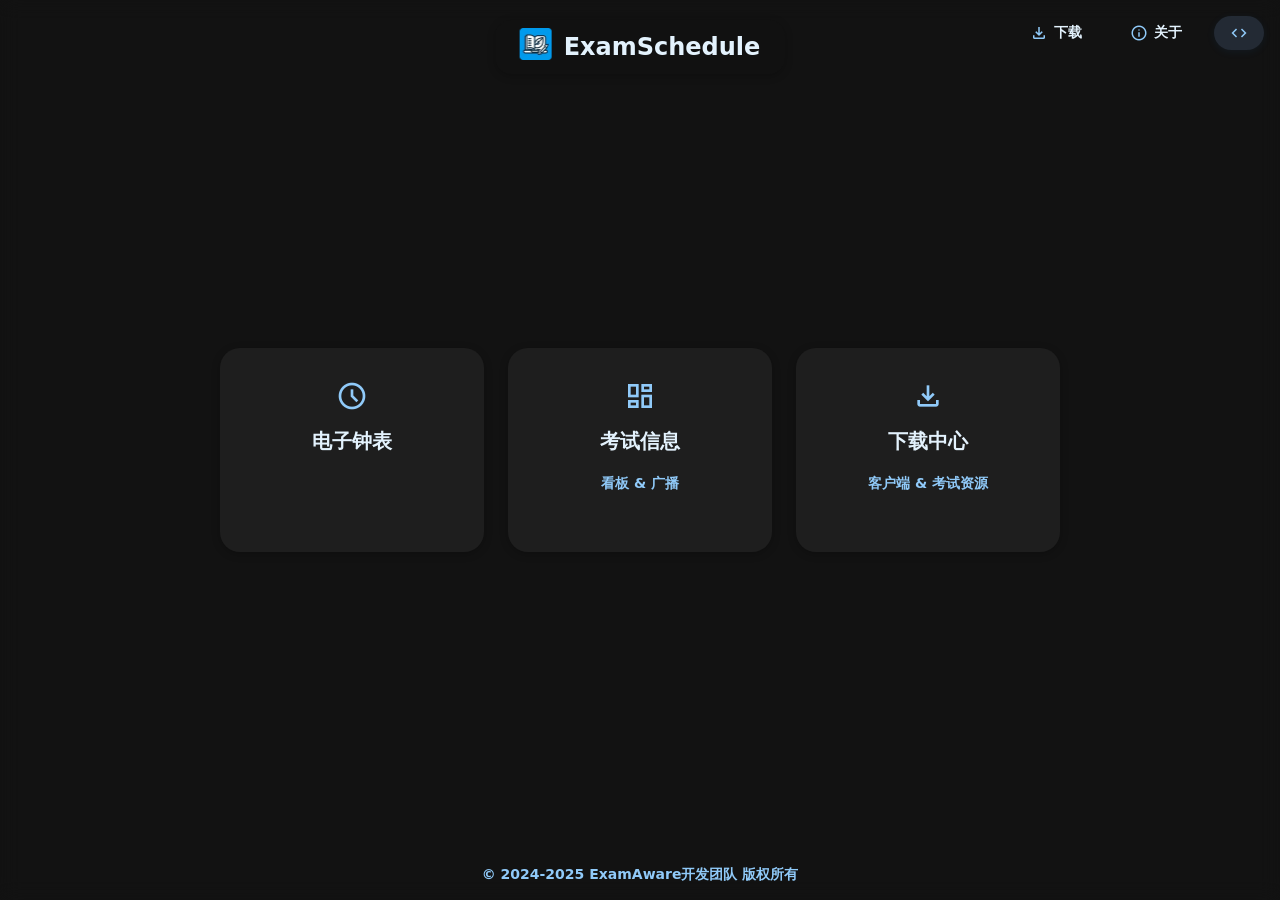
<file: index.html>
<!DOCTYPE html>
<html lang="zh-CN">

<head>
    <link rel="shortcut icon" href="./favicon.ico">
    <meta charset="UTF-8">
    <meta name="viewport" content="width=device-width, initial-scale=1.0">
    <title>选择页面 - ExamSchedule</title>
        <!-- 字体：MiSans（小米官方 CDN，按 unicode-range 切片按需下载） -->
    <link rel="preconnect" href="https://font.sec.miui.com" crossorigin>
    <link rel="preconnect" href="https://cdn-file.hyperos.mi.com" crossorigin>
    <link rel="stylesheet" href="./assets/misans.css">
    <link rel="stylesheet" href="./assets/fonts.css">
    <style>
        body {
            background: #121212;
            display: flex;
            justify-content: center;
            align-items: center;
            height: 100vh;
            margin: 0;
            font-family: var(--es-font);
            color: #e3f2fd;
            backdrop-filter: blur(10px);
            font-weight: 700; /* 设置为超粗 */
        }

        /* 强制正文和所有子元素为超粗 */
        body * {
            font-weight: 700;
        }

        h1 {
            display: none;
        }

        ul {
            list-style: none;
            padding: 0;
            margin: 0;
            display: flex;
            justify-content: center;
            gap: 24px;
            animation: fadeInUp 1s ease-in-out;
            width: 100%;
            max-width: 800px;
        }

        ul a {
            color: #e3f2fd;
            text-decoration: none;
            font-size: 20px;
            font-weight: 700; /* 超粗 */
            padding: 32px;
            border-radius: 20px;
            background-color: #1e1e1e;
            transition: all 0.3s cubic-bezier(.4, 0, .2, 1);
            display: flex;
            flex-direction: column;
            align-items: center;
            gap: 16px;
            min-width: 200px;
            text-align: center;
            min-height: 140px;
            flex: 1;
            box-shadow: 0 2px 8px rgba(0, 0, 0, 0.24);
        }

        ul a:hover {
            background-color: #232a34;
            transform: translateY(-4px) scale(1.03);
            box-shadow: 0 8px 24px rgba(25, 118, 210, 0.18);
            color: #90caf9;
        }

        ul .material-icons,
        ul .material-symbols-outlined {
            font-size: 32px;
            color: #90caf9;
        }

        @keyframes fadeInUp {
            0% {
                opacity: 0;
                transform: translateY(20px);
            }

            100% {
                opacity: 1;
                transform: translateY(0);
            }
        }

        .copyright {
            position: absolute;
            bottom: 16px;
            width: 100%;
            text-align: center;
            font-size: 14px;
            color: #90caf9;
            animation: fadeInUp 1s ease-in-out;
        }

        .github-link {
            position: static;
            background-color: #232a34;
            padding: 8px 16px;
            border-radius: 100px;
            display: flex;
            align-items: center;
            gap: 6px;
            color: #e3f2fd;
            font-size: 14px;
            text-decoration: none;
            transition: background 0.2s, color 0.2s, box-shadow 0.2s;
            box-shadow: 0 2px 8px rgba(25, 118, 210, 0.08);
        }

        .github-link:hover {
            background-color: #1976d2;
            color: #fff;
            box-shadow: 0 4px 16px rgba(25, 118, 210, 0.18);
        }

        .github-link .material-symbols-outlined {
            font-size: 18px;
            color: #90caf9;
            transition: color 0.2s;
        }

        .github-link:hover .material-symbols-outlined {
            color: #fff;
        }

        .project-title {
            position: absolute;
            top: 20px;
            left: 50%;
            transform: translateX(-50%);
            font-size: 24px;
            font-weight: 700; /* 标题使用超粗 */
            color: #e3f2fd;
            animation: fadeInUp 1s ease-in-out;
            display: flex;
            align-items: center;
            gap: 12px;
            background: rgba(18, 18, 18, 0.85);
            border-radius: 16px;
            padding: 8px 24px;
            box-shadow: 0 2px 8px rgba(0, 0, 0, 0.24);
        }

        .project-logo {
            width: 32px;
            height: 32px;
            object-fit: contain;
        }

        .material-icons,
        .material-symbols-outlined {
            font-size: 20px;
        }

        .top-right-links {
            position: absolute;
            top: 16px;
            right: 16px;
            display: flex;
            gap: 16px;
            align-items: center;
        }

        .top-link {
            background-color: transparent;
            padding: 8px 16px;
            border-radius: 100px;
            font-size: 14px;
            text-decoration: none;
            color: #e3f2fd;
            display: flex;
            align-items: center;
            gap: 6px;
            transition: background 0.2s, color 0.2s;
        }

        .top-link:hover {
            background-color: #232a34;
            color: #90caf9;
        }

        .top-link .material-symbols-outlined {
            font-size: 18px;
            color: #90caf9;
        }

        .subtitle {
            font-size: 14px;
            color: #90caf9;
            margin-top: 4px;
            width: 100%;
            text-align: center;
        }
    </style>
    <link rel="stylesheet" href="https://fonts.googleapis.com/css2?family=Material+Symbols+Outlined" rel="stylesheet">
</head>

<body>
    <div class="project-title">
        <picture>
            <source srcset="./assets/icon-64.webp 1x, ./assets/icon-128.webp 2x" type="image/webp">
            <img src="./assets/icon-64.png" srcset="./assets/icon-64.png 1x, ./assets/icon-128.png 2x" alt="ExamSchedule Logo" class="project-logo">
        </picture>
        ExamSchedule
    </div>
    <ul>
        <li><a href="./time/"><span class="material-symbols-outlined">schedule</span>电子钟表</a></li>
        <li><a href="./exam/"><span class="material-symbols-outlined">dashboard</span>考试信息
                <div class="subtitle">看板 & 广播</div>
            </a></li>
            <li><a href="./download/"><span class="material-symbols-outlined">download</span>下载中心<div class="subtitle">客户端 &amp; 考试资源</div></a></li>
    </ul>

    <div class="top-right-links">
        <a href="./download/" class="top-link"><span class="material-symbols-outlined">download</span>
            下载
        </a>
        <a href="./about/" class="top-link">
            <span class="material-symbols-outlined">info</span>
            关于
        </a>
        <a href="https://github.com/Baimacao/ExamSchedule" target="_blank" class="github-link">
            <span class="material-symbols-outlined" title="在GitHub上查看源代码">code</span>
        </a>
    </div>

    <div class="copyright">&copy; 2024-2025 ExamAware开发团队 版权所有</div>

    <script>
        function checkAprilFools() {
            const today = new Date();
            if (today.getMonth() === 3 && today.getDate() === 1) {
                if (Math.random() <= 0.75) {
                    window.location.href = 'https://www.bilibili.com/video/BV1GJ411x7h7/';
                }
            }
        }
        window.onload = checkAprilFools;
    </script>
</body>

</html>
</file>
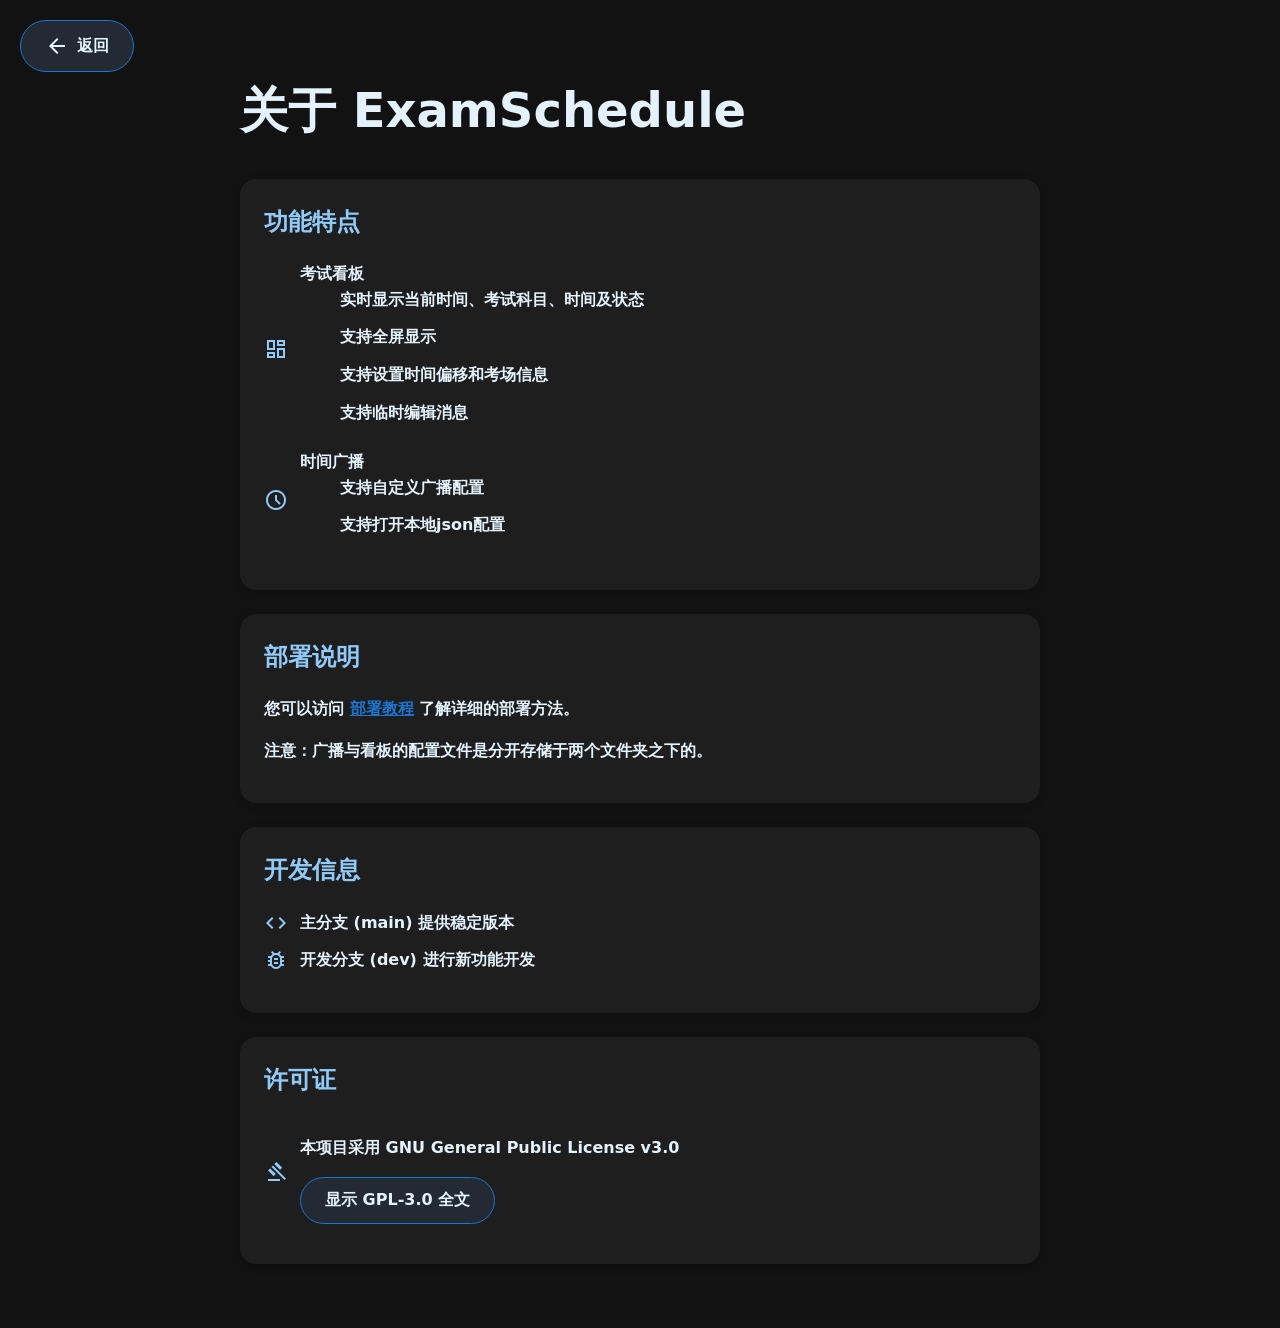
<file: about/index.html>
<!DOCTYPE html>
<html lang="zh-CN">
<head>
    <meta charset="UTF-8">
    <meta name="viewport" content="width=device-width, initial-scale=1.0">
    <title>关于 ExamSchedule</title>
        <!-- 字体：MiSans（小米官方 CDN，按 unicode-range 切片按需下载） -->
    <link rel="preconnect" href="https://font.sec.miui.com" crossorigin>
    <link rel="preconnect" href="https://cdn-file.hyperos.mi.com" crossorigin>
    <link rel="stylesheet" href="../assets/misans.css">
    <link rel="stylesheet" href="../assets/fonts.css">
    <style>
        body {
            background: #121212;
            margin: 0;
            font-family: var(--es-font);
            color: #e3f2fd;
            padding: 40px;
            line-height: 1.6;
            font-weight: 700; /* 超粗 */
        }

        .container {
            max-width: 800px;
            margin: 0 auto;
            animation: fadeInUp 1s ease-in-out;
        }

        h1 {
            color: #e3f2fd;
            font-size: 48px;
            margin-bottom: 30px;
            font-weight: 700; /* 超粗 */
        }

        .section {
            background: #1e1e1e;
            padding: 24px;
            border-radius: 16px;
            margin-bottom: 24px;
            box-shadow: 0 2px 8px rgba(0,0,0,0.24);
        }

        h2 {
            color: #90caf9;
            font-size: 24px;
            margin-top: 0;
        }

        .feature-list {
            list-style: none;
            padding: 0;
        }

        .feature-list li {
            margin-bottom: 12px;
            display: flex;
            align-items: center;
        }

        .feature-list .material-icons,
        .feature-list .material-symbols-outlined {
            margin-right: 12px;
            color: #90caf9;
            flex-shrink: 0;
            align-self: center;
        }

        .back-btn {
            position: fixed;
            top: 20px;
            left: 20px;
            color: #e3f2fd;
            text-decoration: none;
            font-size: 16px;
            font-weight: 700; /* 超粗 */
            padding: 12px 24px;
            border-radius: 100px;
            background-color: #232a34;
            transition: all 0.3s cubic-bezier(.4,0,.2,1);
            display: flex;
            align-items: center;
            gap: 8px;
            border: 1px solid #1976d2;
        }

        .back-btn:hover {
            background-color: #1976d2;
            color: #fff;
            transform: translateY(-2px) scale(1.03);
        }

        @keyframes fadeInUp {
            0% {
                opacity: 0;
                transform: translateY(20px);
            }
            100% {
                opacity: 1;
                transform: translateY(0);
            }
        }

        #license-content {
            font-size: 0.9em;
            color: #90caf9;
            white-space: pre-wrap;
            max-height: 400px;
            overflow-y: auto;
            padding: 16px;
            background: #181c1f;
            border-radius: 8px;
            scrollbar-width: thin;
            scrollbar-color: #1976d2 #181c1f;
        }

        #license-content::-webkit-scrollbar {
            width: 8px;
        }

        #license-content::-webkit-scrollbar-track {
            background: #181c1f;
            border-radius: 8px;
        }

        #license-content::-webkit-scrollbar-thumb {
            background-color: #1976d2;
            border-radius: 8px;
            border: 2px solid #181c1f;
        }

        #license-content::-webkit-scrollbar-thumb:hover {
            background-color: #1565c0;
        }
    </style>
    <link rel="stylesheet" href="https://fonts.googleapis.com/css2?family=Material+Symbols+Outlined" rel="stylesheet">
</head>
<body>
    <a href="../" class="back-btn">
        <span class="material-symbols-outlined">arrow_back</span>
        返回
    </a>
    
    <div class="container">
        <h1>关于 ExamSchedule</h1>
        
        <div class="section">
            <h2>功能特点</h2>
            <ul class="feature-list">
                <li>
                    <span class="material-symbols-outlined">dashboard</span>
                    <div>
                        <strong>考试看板</strong>
                        <ul>
                            <li>实时显示当前时间、考试科目、时间及状态</li>
                            <li>支持全屏显示</li>
                            <li>支持设置时间偏移和考场信息</li>
                            <li>支持临时编辑消息</li>
                        </ul>
                    </div>
                </li>
                <li>
                    <span class="material-symbols-outlined">schedule</span>
                    <div>
                        <strong>时间广播</strong>
                        <ul>
                            <li>支持自定义广播配置</li>
                            <li>支持打开本地json配置</li>
                        </ul>
                    </div>
                </li>
            </ul>
        </div>

        <div class="section">
            <h2>部署说明</h2>
            <p>您可以访问 <a href="https://docs.examaware.tech/app/web/web-deploy.html" style="color: #1976d2;">部署教程</a> 了解详细的部署方法。</p>
            <p>注意：广播与看板的配置文件是分开存储于两个文件夹之下的。</p>
        </div>

        <div class="section">
            <h2>开发信息</h2>
            <ul class="feature-list">
                <li>
                    <span class="material-symbols-outlined">code</span>
                    <div>主分支 (main) 提供稳定版本</div>
                </li>
                <li>
                    <span class="material-symbols-outlined">bug_report</span>
                    <div>开发分支 (dev) 进行新功能开发</div>
                </li>
            </ul>
        </div>

        <div class="section">
            <h2>许可证</h2>
            <ul class="feature-list">
                <li>
                    <span class="material-symbols-outlined" style="font-size:24px;">gavel</span>
                    <div>
                        <p>本项目采用 GNU General Public License v3.0</p>
                        <button id="load-license-btn" class="back-btn" style="position: static; display: inline-flex;"
                            type="button">显示 GPL-3.0 全文</button>
                        <pre id="license-content" hidden></pre>
                    </div>
                </li>
            </ul>
        </div>
    </div>

    <script>
        // LICENSE 全文按需加载：约 35KB，不必占用首屏带宽
        document.getElementById('load-license-btn').addEventListener('click', function () {
            var btn = this;
            var pre = document.getElementById('license-content');
            btn.disabled = true;
            btn.textContent = '加载中…';
            fetch('../LICENSE')
                .then(function (response) {
                    if (!response.ok) throw new Error('HTTP ' + response.status);
                    return response.text();
                })
                .then(function (content) {
                    pre.textContent = content;
                    pre.hidden = false;
                    btn.remove();
                })
                .catch(function (error) {
                    btn.disabled = false;
                    btn.textContent = '重新加载 GPL-3.0 全文';
                    pre.textContent = '加载许可证内容失败：' + error;
                    pre.hidden = false;
                });
        });
    </script>
</body>
</html>
</file>
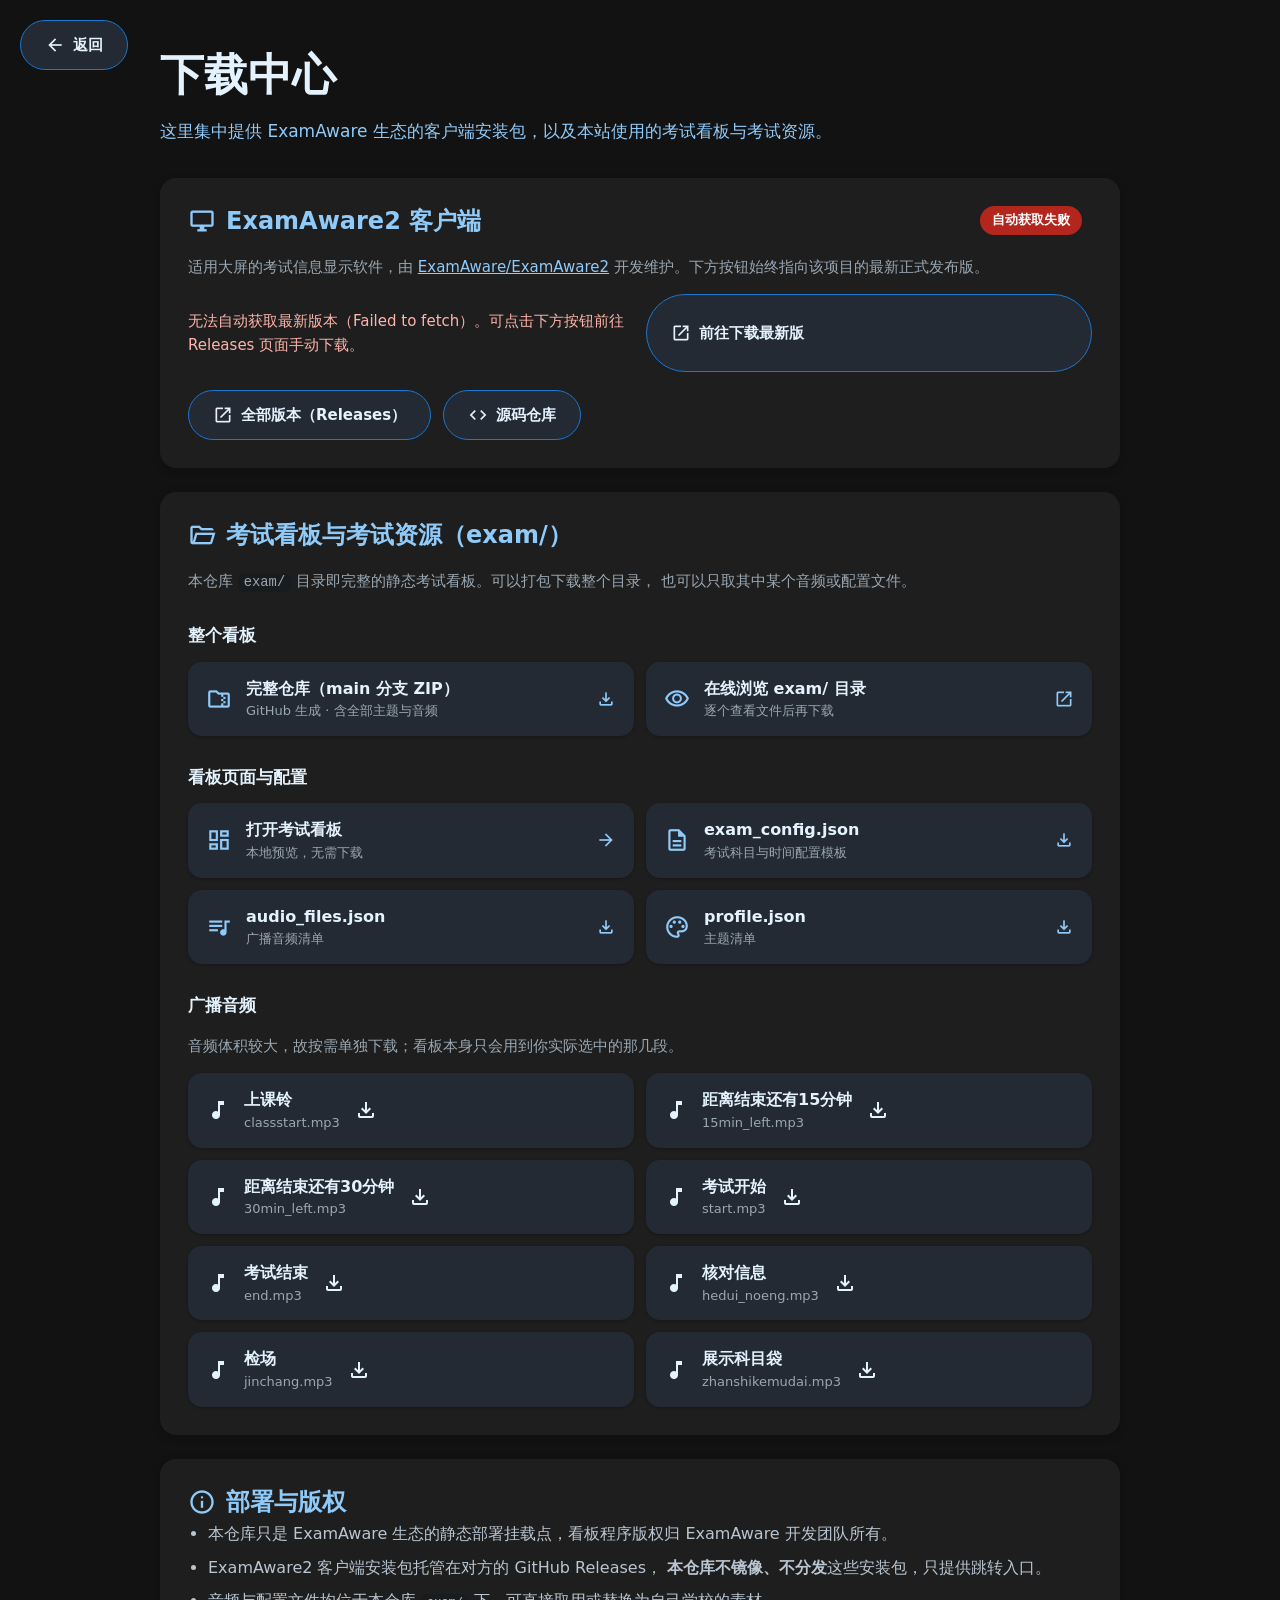
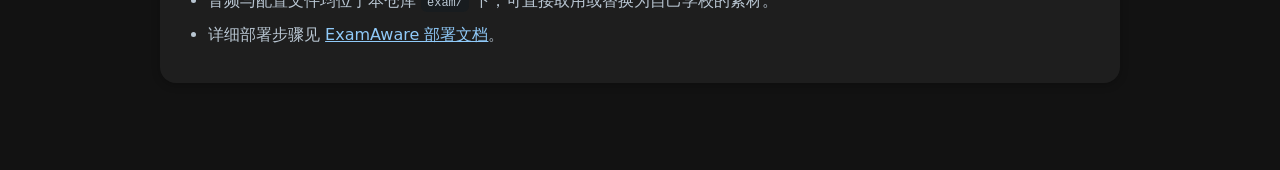
<file: download/index.html>
<!DOCTYPE html>
<html lang="zh-CN">

<head>
    <meta charset="UTF-8">
    <meta name="viewport" content="width=device-width, initial-scale=1.0">
    <title>下载中心 - ExamSchedule</title>
    <meta name="description" content="下载 ExamAware2 客户端各平台安装包，以及本仓库的考试看板、广播音频与配置模板。">

    <link rel="preconnect" href="https://font.sec.miui.com" crossorigin>
    <link rel="preconnect" href="https://cdn-file.hyperos.mi.com" crossorigin>
    <link rel="stylesheet" href="../assets/misans.css">
    <link rel="stylesheet" href="../assets/fonts.css">
    <link rel="stylesheet" href="styles.css">
    <link rel="stylesheet" href="https://fonts.googleapis.com/css2?family=Material+Symbols+Outlined" rel="stylesheet">
</head>

<body>
    <a href="../" class="back-btn">
        <span class="material-symbols-outlined">arrow_back</span>
        返回
    </a>

    <div class="container">
        <header class="page-head">
            <h1>下载中心</h1>
            <p class="lead">这里集中提供 ExamAware 生态的客户端安装包，以及本站使用的考试看板与考试资源。</p>
        </header>

        <!-- ============ 一、ExamAware2 客户端 ============ -->
        <section class="section" id="client">
            <div class="section-head">
                <h2>
                    <span class="material-symbols-outlined">desktop_windows</span>
                    ExamAware2 客户端
                </h2>
                <div class="release-meta">
                    <span id="release-version" class="badge">正在获取最新版本…</span>
                    <span id="release-date" class="muted"></span>
                </div>
            </div>

            <p class="muted">
                适用大屏的考试信息显示软件，由
                <a href="https://github.com/ExamAware/ExamAware2" target="_blank" rel="noopener">ExamAware/ExamAware2</a>
                开发维护。下方按钮始终指向该项目的最新正式发布版。
            </p>

            <div id="release-assets" class="asset-grid" aria-live="polite">
                <!-- 由 app.js 填充；失败时回退到下方静态链接 -->
            </div>

            <noscript>
                <p class="muted">当前浏览器禁用了 JavaScript，请直接前往
                    <a href="https://github.com/ExamAware/ExamAware2/releases" target="_blank" rel="noopener">
                        ExamAware2 Releases 页面</a> 下载。
                </p>
            </noscript>

            <div class="fallback-links">
                <a class="ghost-btn" href="https://github.com/ExamAware/ExamAware2/releases" target="_blank"
                    rel="noopener">
                    <span class="material-symbols-outlined">open_in_new</span>
                    全部版本（Releases）
                </a>
                <a class="ghost-btn" href="https://github.com/ExamAware/ExamAware2" target="_blank" rel="noopener">
                    <span class="material-symbols-outlined">code</span>
                    源码仓库
                </a>
            </div>
        </section>

        <!-- ============ 二、本仓库的考试内容（exam/） ============ -->
        <section class="section" id="exam">
            <div class="section-head">
                <h2>
                    <span class="material-symbols-outlined">folder_open</span>
                    考试看板与考试资源（exam/）
                </h2>
            </div>

            <p class="muted">
                本仓库 <code>exam/</code> 目录即完整的静态考试看板。可以打包下载整个目录，
                也可以只取其中某个音频或配置文件。
            </p>

            <h3>整个看板</h3>
            <div class="asset-grid">
                <a class="asset-card" href="https://github.com/Baimacao/ExamSchedule/archive/refs/heads/main.zip">
                    <span class="material-symbols-outlined icon">folder_zip</span>
                    <span class="asset-body">
                        <span class="asset-name">完整仓库（main 分支 ZIP）</span>
                        <span class="asset-hint">GitHub 生成 · 含全部主题与音频</span>
                    </span>
                    <span class="material-symbols-outlined go">download</span>
                </a>
                <a class="asset-card" href="https://github.com/Baimacao/ExamSchedule/tree/main/exam" target="_blank"
                    rel="noopener">
                    <span class="material-symbols-outlined icon">visibility</span>
                    <span class="asset-body">
                        <span class="asset-name">在线浏览 exam/ 目录</span>
                        <span class="asset-hint">逐个查看文件后再下载</span>
                    </span>
                    <span class="material-symbols-outlined go">open_in_new</span>
                </a>
            </div>

            <h3>看板页面与配置</h3>
            <div class="asset-grid">
                <a class="asset-card" href="../exam/">
                    <span class="material-symbols-outlined icon">dashboard</span>
                    <span class="asset-body">
                        <span class="asset-name">打开考试看板</span>
                        <span class="asset-hint">本地预览，无需下载</span>
                    </span>
                    <span class="material-symbols-outlined go">arrow_forward</span>
                </a>
                <a class="asset-card" href="https://github.com/Baimacao/ExamSchedule/raw/main/exam/exam_config.json"
                    download>
                    <span class="material-symbols-outlined icon">description</span>
                    <span class="asset-body">
                        <span class="asset-name">exam_config.json</span>
                        <span class="asset-hint">考试科目与时间配置模板</span>
                    </span>
                    <span class="material-symbols-outlined go">download</span>
                </a>
                <a class="asset-card" href="https://github.com/Baimacao/ExamSchedule/raw/main/exam/audio_files.json"
                    download>
                    <span class="material-symbols-outlined icon">queue_music</span>
                    <span class="asset-body">
                        <span class="asset-name">audio_files.json</span>
                        <span class="asset-hint">广播音频清单</span>
                    </span>
                    <span class="material-symbols-outlined go">download</span>
                </a>
                <a class="asset-card" href="https://github.com/Baimacao/ExamSchedule/raw/main/exam/Styles/profile.json"
                    download>
                    <span class="material-symbols-outlined icon">palette</span>
                    <span class="asset-body">
                        <span class="asset-name">profile.json</span>
                        <span class="asset-hint">主题清单</span>
                    </span>
                    <span class="material-symbols-outlined go">download</span>
                </a>
            </div>

            <h3>广播音频</h3>
            <p class="muted">
                音频体积较大，故按需单独下载；看板本身只会用到你实际选中的那几段。
            </p>
            <div class="asset-grid" id="audio-list">
                <!-- 由 app.js 依据 exam/audio_files.json 生成 -->
            </div>
        </section>

        <!-- ============ 三、说明 ============ -->
        <section class="section note">
            <h2>
                <span class="material-symbols-outlined">info</span>
                部署与版权
            </h2>
            <ul>
                <li>本仓库只是 ExamAware 生态的静态部署挂载点，看板程序版权归 ExamAware 开发团队所有。</li>
                <li>ExamAware2 客户端安装包托管在对方的 GitHub Releases，
                    <strong>本仓库不镜像、不分发</strong>这些安装包，只提供跳转入口。</li>
                <li>音频与配置文件均位于本仓库 <code>exam/</code> 下，可直接取用或替换为自己学校的素材。</li>
                <li>详细部署步骤见
                    <a href="https://docs.examaware.tech/app/web/web-deploy.html" target="_blank" rel="noopener">
                        ExamAware 部署文档</a>。
                </li>
            </ul>
        </section>
    </div>

    <script src="app.js"></script>
</body>

</html>
</file>
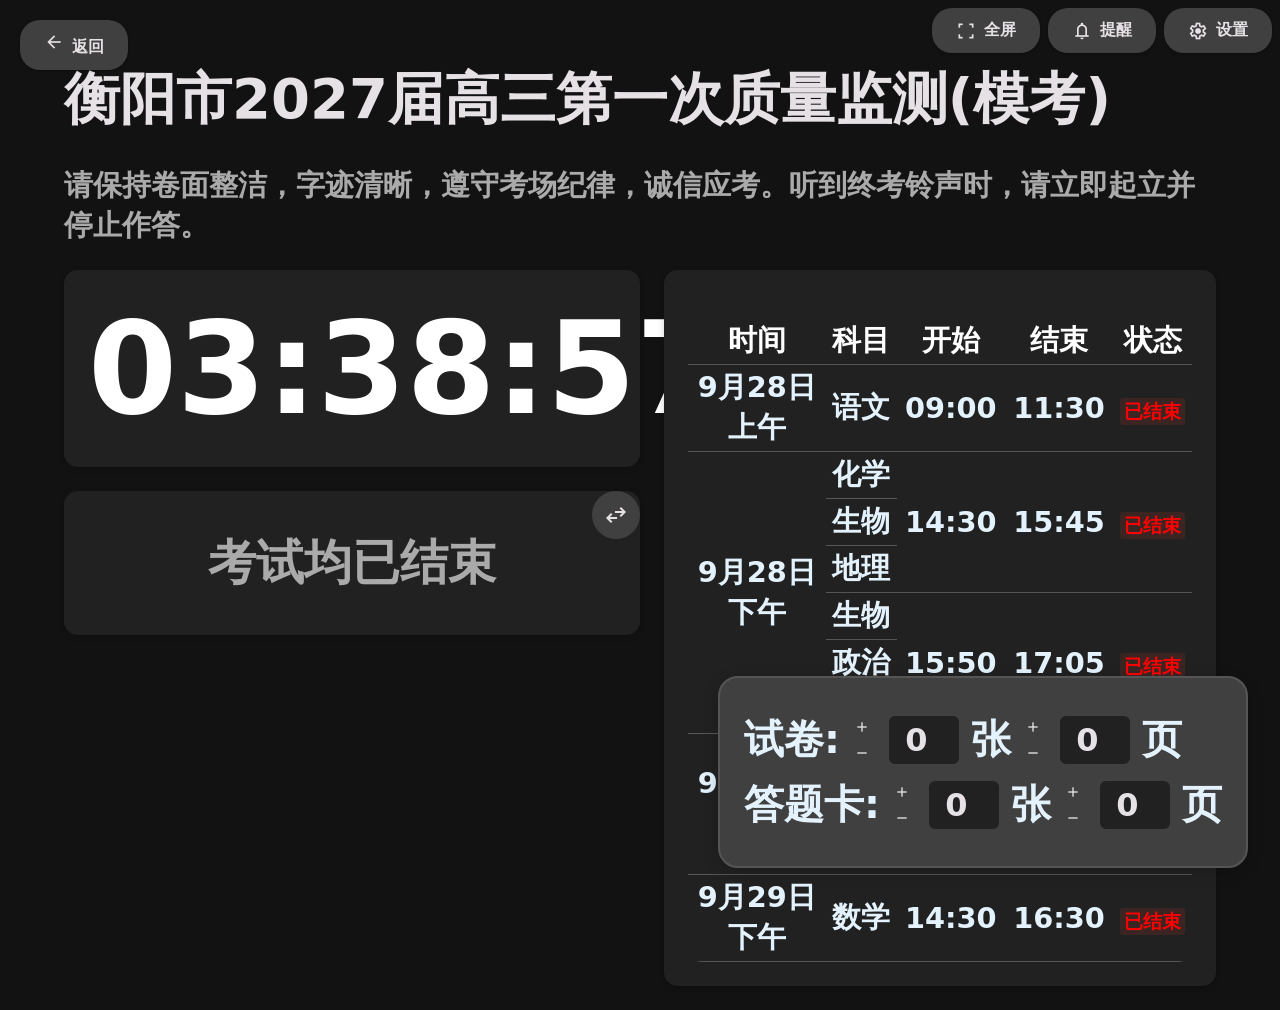
<file: exam/index.html>
<!DOCTYPE html>
<html lang="zh-CN">
<head>
    <meta charset="UTF-8">
    <meta name="viewport" content="width=device-width, initial-scale=1.0">
    <title>考试看板 - ExamSchedule</title>
        <!-- 字体：MiSans（小米官方 CDN，按 unicode-range 切片按需下载） -->
    <link rel="preconnect" href="https://font.sec.miui.com" crossorigin>
    <link rel="preconnect" href="https://cdn-file.hyperos.mi.com" crossorigin>
    <link rel="stylesheet" href="../assets/misans.css">
    <link rel="stylesheet" href="../assets/fonts.css">
    <link id="theme-link" rel="stylesheet" href="Styles/ealg/dark.css">
    <style>
        /* 全局超粗字体 */
        body {
            font-family: var(--es-font);
            font-weight: 700; /* 超粗 */
            background: #121212;
            color: #e3f2fd;
            margin: 0;
            -webkit-font-smoothing: antialiased;
            -moz-osx-font-smoothing: grayscale;
        }

        /* 确保页面主要组件（时钟、科目、计时、状态、表格文本、控制按钮等）均为超粗 */
        #current-time,
        #current-subject,
        #exam-timing,
        #remaining-time,
        #status,
        .clock-section,
        .info-section,
        .reminder-title,
        .reminder-subtitle,
        #exam-table-body,
        #exam-table-body td,
        #exam-table-body th,
        table th,
        table td,
        .paper-count-container,
        .paper-count-container label,
        .paper-count-container input,
        .paper-count-container .count-btn,
        .count-btn,
        .count-btn span,
        .action-btn,
        .control-btn,
        button,
        input,
        select,
        textarea {
            font-weight: 700;
        }

        /* 确保图标符号也显得更粗（部分图标字体使用较大尺寸） */
        .material-symbols-outlined,
        .material-icons {
            font-weight: 700; /* 尽量让符号字体表现为粗体（若可用） */
        }

        /* 对提醒覆盖层文本加大字号并加粗，提升可见性 */
        .reminder-title {
            font-size: 1.5rem;
            letter-spacing: 0.02em;
        }

        .reminder-subtitle {
            font-size: 1rem;
        }

        /* 顶部按钮组靠右上角；原本是 left: 8px，会与左上角的「返回」按钮重叠。 */
        .top-btn-group {
            display: flex;
            gap: 8px;
            position: absolute;
            top: 8px;
            left: auto;
            right: 8px;
        }

    </style>
    <link rel="stylesheet" href="https://fonts.googleapis.com/css2?family=Material+Symbols+Outlined" rel="stylesheet">
</head>
<body data-audio-base="">
    <div class="error-container">
        <div class="error-content" id="errorMessage"></div>
    </div>
    <!-- 顶部按钮组 -->
    <div class="top-btn-group">
        <button id="fullscreen-btn"><span class="material-symbols-outlined">fullscreen</span>全屏</button>
        <button id="reminder-settings-btn"><span class="material-symbols-outlined">notifications</span>提醒</button>
        <button id="settings-btn"><span class="material-symbols-outlined">settings</span>设置</button>
    </div>
    <button id="return-btn" onclick="window.location.href = '../'"><span class="material-symbols-outlined">arrow_back</span>返回</button>
    <div class="container">
        <h1 id="examName">
            考试安排
            <span id="room"></span>
        </h1>
        <p id="message"></p>
        <div class="content">
            <div class="left-column">
                <div class="clock-section">
                    <div id="current-time"></div>
                </div>
                <div class="info-section">
                    <button id="info-toggle-btn" class="info-toggle-btn" title="切换显示模式">
                        <span class="material-symbols-outlined">swap_horiz</span>
                    </button>
                    <div id="current-subject"></div>
                    <div id="exam-timing"></div>
                    <div id="paper-info" style="display: none;">
                        <!-- 数量控制区可选放这里 -->
                    </div>
                    <div id="remaining-time"></div>
                    <div id="status"></div>
                </div>
            </div>
            <div class="right-column">
                <table>
                    <thead>
                        <tr>
                            <th>时间</th>
                            <th>科目</th>
                            <th>开始</th>
                            <th>结束</th>
                            <th>状态</th>
                        </tr>
                    </thead>
                    <tbody id="exam-table-body">
                        <!-- Dynamically filled by JavaScript -->
                    </tbody>
                </table>
                <!-- 数量控制区加id，便于JS移动 -->
                <div class="paper-count-container" id="paper-count-panel" style="margin-top:32px;">
                    <div class="paper-input-group">
                        <label>试卷:</label>
                        <div class="count-control">
                            <div class="count-btn-group">
                                <!-- 先加后减 -->
                                <button class="count-btn" data-target="paper-count" data-action="increase">
                                    <span class="material-symbols-outlined">add</span>
                                </button>
                                <button class="count-btn" data-target="paper-count" data-action="decrease">
                                    <span class="material-symbols-outlined">remove</span>
                                </button>
                            </div>
                            <input type="number" id="paper-count" min="0" value="0">
                        </div>
                        <span>张</span>
                        <div class="count-control">
                            <div class="count-btn-group">
                                <button class="count-btn" data-target="paper-pages" data-action="increase">
                                    <span class="material-symbols-outlined">add</span>
                                </button>
                                <button class="count-btn" data-target="paper-pages" data-action="decrease">
                                    <span class="material-symbols-outlined">remove</span>
                                </button>
                            </div>
                            <input type="number" id="paper-pages" min="0" value="0">
                        </div>
                        <span>页</span>
                    </div>
                    <div class="paper-input-group">
                        <label>答题卡:</label>
                        <div class="count-control">
                            <div class="count-btn-group">
                                <button class="count-btn" data-target="sheet-count" data-action="increase">
                                    <span class="material-symbols-outlined">add</span>
                                </button>
                                <button class="count-btn" data-target="sheet-count" data-action="decrease">
                                    <span class="material-symbols-outlined">remove</span>
                                </button>
                            </div>
                            <input type="number" id="sheet-count" min="0" value="0">
                        </div>
                        <span>张</span>
                        <div class="count-control">
                            <div class="count-btn-group">
                                <button class="count-btn" data-target="sheet-pages" data-action="increase">
                                    <span class="material-symbols-outlined">add</span>
                                </button>
                                <button class="count-btn" data-target="sheet-pages" data-action="decrease">
                                    <span class="material-symbols-outlined">remove</span>
                                </button>
                            </div>
                            <input type="number" id="sheet-pages" min="0" value="0">
                        </div>
                        <span>页</span>
                    </div>
                </div>
            </div>
        </div>
    </div>
    <div id="reminder-overlay" class="reminder-overlay">
        <div class="reminder-content">
            <h1 class="reminder-title">距离考试结束还有 15 分钟</h1>
            <h2 class="reminder-subtitle">注意掌握时间</h2>
        </div>
    </div>
    <!-- Settings Modal -->
    <div id="settings-modal">
        <div id="settings-modal-content" class="settings-panel dark-theme">
            <h3>系统设置</h3>
            <label for="offset-time">偏移时间（秒）:</label>
            <input type="number" id="offset-time" name="offset-time" value="0">
            <label for="room-input">考场号:</label>
            <input type="text" id="room-input" name="room-input" value="">
            <label for="zoom-input">页面缩放倍数:</label>
            <input type="number" id="zoom-input" step="0.1" min="0.5" max="2">
            <div class="config-file-container">
                <label for="config-file">配置文件:</label>
                <input type="file" id="config-file" accept=".json">
                <div class="file-hint">支持.json格式文件</div>
                <button id="clear-config-btn" class="config-control-btn">清除本地配置</button>
            </div>
            <div class="theme-toggle-container">
                <label for="theme-select">主题:</label>
                <select id="theme-select">
                    <!-- 动态填充主题选项 -->
                </select>
                <label for="theme-toggle">亮/暗色模式:</label>
                <label class="switch">
                    <input type="checkbox" id="theme-toggle">
                    <span class="slider round"></span>
                </label>
                <label for="auto-toggle">自动切换显示:</label>
                <label class="switch">
                    <input type="checkbox" id="auto-toggle">
                    <span class="slider round"></span>
                </label>
                <!-- 新增数量控制区位置选择 -->
                <label for="paper-count-position">数量控制区位置:</label>
                <select id="paper-count-position">
                    <option value="right-bottom">右下角浮窗</option>
                    <option value="left-info">左侧信息区</option>
                </select>
            </div>
            <div class="button-group">
                <button id="save-settings-btn" class="control-btn">确定</button>
                <button id="close-settings-btn" class="control-btn">关闭</button>
            </div>
        </div>
    </div>
    <!-- 新增提醒设置弹窗 -->
    <div id="reminder-modal" class="settings-modal" style="display:none;">
        <div id="reminder-modal-content" class="settings-panel dark-theme">
            <h3>提醒设置</h3>
            <!-- 新增启用提醒总开关 -->
            <div style="margin-bottom: 16px; display: flex; align-items: center; gap: 12px;">
                <label for="reminder-enable-toggle" style="font-size: 16px; color: #e0e0e0;">启用提醒</label>
                <label class="switch">
                    <input type="checkbox" id="reminder-enable-toggle">
                    <span class="slider round"></span>
                </label>
            </div>
            <table class="reminder-table" id="reminderTable">
                <tr>
                    <th>提醒条件</th>
                    <th>时间（分钟）</th>
                    <th>音频选择</th>
                    <th>操作</th>
                </tr>
                <tr>
                    <td colspan="4"><button class="action-btn" onclick="addReminder()">添加提醒</button></td>
                </tr>
            </table>
            <button id="export-config-btn">导出配置</button>
            <div class="button-group">
                <button id="save-reminder-btn" class="control-btn">保存</button>
                <button id="close-reminder-btn" class="control-btn">关闭</button>
                <button id="stop-audio-btn" class="control-btn">停止音频</button>
            </div>
        </div>
    </div>
    <script src="Scripts/utils.js"></script>
    <script src="Scripts/audioController.js"></script>
    <script src="Scripts/reminderQueue.js"></script>
    <script src="Scripts/reminderSettings.js"></script>
    <script src="Scripts/settings.js"></script>
    <script src="Scripts/examInfo.js"></script>
    <script src="Scripts/main.js"></script>
    <script src="Scripts/reminderModal.js"></script>
</body>
</html>
</file>
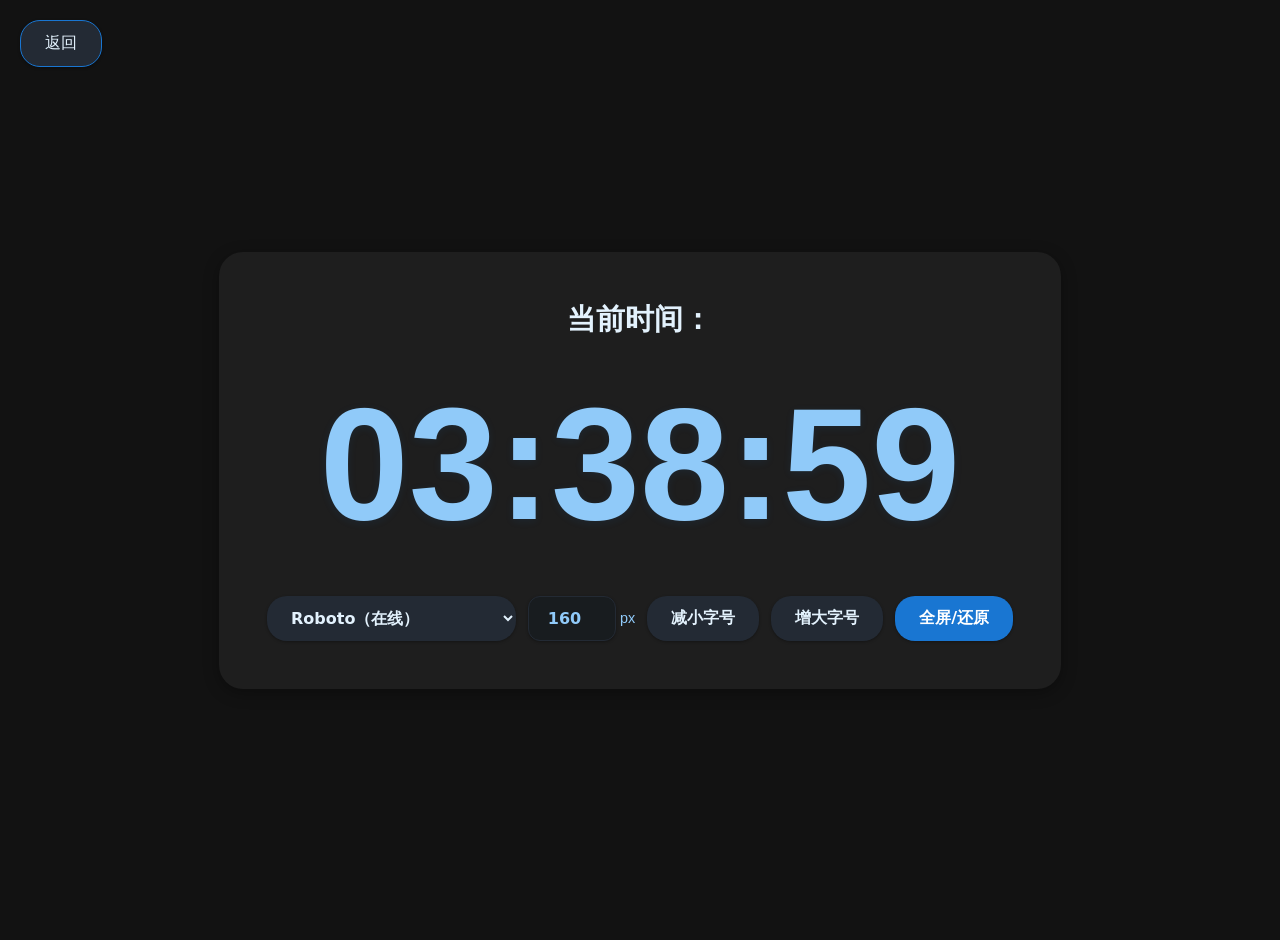
<file: time/index.html>
<!--
					   _ooOoo_
					  o8888888o
					  88" . "88
					  (| -_- |)
					  O\  =  /O
				   ____/---\____
				 .'  \\|     |//  '.
				/  \\|||  :  |||//  \
			   /  _||||| -:- |||||-  \
			   |   | \\\  -  /// |   |
			   | _|  ''---/''  |   |
			   \  .-\__  `-`  ___/-. /
			 ___`. .'  /--.--\  `. . __
		  ."" '<  `.___\_<|>_/___.'  >'"".
		 | | :  `- \.;`\ _ /';.\ - ` : | |
		 \  \ `-.   \_ __\ /__ _/   .-\ /  /
	======`-.____`-.___\_____/___.-`____.-'======
					   `=---='
	^^^^^^^^^^^^^^^^^^^^^^^^^^^^^^^^^^^^^^^^^^^^^
			 佛祖保佑       永无BUG
-->
<!DOCTYPE html>
<html lang="zh-CN">

<head>
	<meta charset="UTF-8">
	<meta name="viewport" content="width=device-width, initial-scale=1.0">
	<title>当前时间 - ExamSchedule</title>
	<link rel="shortcut icon" href="../favicon.ico">
	    <!-- 字体：MiSans（小米官方 CDN，按 unicode-range 切片按需下载） -->
    <link rel="preconnect" href="https://font.sec.miui.com" crossorigin>
    <link rel="preconnect" href="https://cdn-file.hyperos.mi.com" crossorigin>
    <link rel="stylesheet" href="../assets/misans.css">
    <link rel="stylesheet" href="../assets/fonts.css">
    <link rel="stylesheet" href="styles.css"> <!-- 引入单独的 CSS 文件 -->
    <link rel="stylesheet" href="https://fonts.googleapis.com/css2?family=Material+Symbols+Outlined" rel="stylesheet">
</head>

<body>
	<button id="return-btn" onclick="goBack()">返回</button> <!-- 新增返回按钮 -->
	<div class="container">
		<div class="text">当前时间：</div>
		<div class="time" id="time"></div>
		<div class="controls">
			<select id="fontSelector" class="btn" onchange="changeFontFamily()">
				<option value="Roboto">Roboto（在线）</option>
				<option value="DM Sans">DM Sans（在线）</option>
				<option value="Inter">Inter（在线）</option>
				<option value="Space Mono">Space Mono（在线）</option>
				<option value="Work Sans">Work Sans（在线）</option>
				<option value="Libre Franklin">Libre Franklin（在线）</option>
				<option value="微软雅黑">微软雅黑</option>
				<option value="黑体">黑体</option>
				<option value="宋体">宋体</option>
			</select>
			<div class="font-size-control">
				<input type="number" id="fontSizeInput" class="btn" value="160" min="10" max="500" step="5">
				<span class="unit">px</span>
			</div>
			<button class="btn" onclick="changeFontSize(-5)">减小字号</button>
			<button class="btn" onclick="changeFontSize(5)">增大字号</button>
			<button class="btn fullscreen" onclick="toggleFullScreen()">全屏/还原</button>
		</div>
	</div>

	<script>
		// 返回上级目录的函数
		function goBack() {
			window.history.back();
		}

		setInterval(() => {
			const date = new Date();
			const time = date.toLocaleTimeString('zh-CN', {
				hour12: false
			});
			document.getElementById('time').textContent = time;
		}, 1000);

		function changeFontSize(change) {
			const elements = document.querySelectorAll('.time');
			const input = document.getElementById('fontSizeInput');
			elements.forEach(element => {
				let newSize;
				if (typeof change === 'number') {
					const currentSize = parseFloat(window.getComputedStyle(element).fontSize);
					newSize = currentSize + change;
					input.value = newSize;
				} else {
					newSize = parseInt(input.value);
				}
				element.style.fontSize = `${newSize}px`;
			});
		}

		function changeFontFamily() {
			const selectedFont = document.getElementById('fontSelector').value;
			const elements = document.querySelectorAll('.time, .text');
			elements.forEach(element => {
				element.style.fontFamily = selectedFont;
			});
		}

		function toggleFullScreen() {
			if (!document.fullscreenElement) {
				document.documentElement.requestFullscreen();
			} else {
				if (document.exitFullscreen) {
					document.exitFullscreen();
				}
			}
		}

		// 监听字号输入框变化
		document.getElementById('fontSizeInput').addEventListener('input', () => changeFontSize());
		
		// 初始化默认字号
		window.addEventListener('load', () => changeFontSize());
	</script>
</body>

</html>
</file>
<file: assets/fonts.css>
/*!
 * fonts.css —— ExamSchedule 统一字体样式
 *
 * 两件事：
 *   1. 全站改用 MiSans（小米开源可商用字体）并整体加粗；
 *   2. 图标沿用项目原有的 Material Symbols Outlined 字体，但只加载一份
 *      —— 旧代码同时加载了 Material Icons 与 Material Symbols 两套图标字体，
 *      其中 Material Icons 没有任何地方在用。
 *
 * 字体来源：小米官方字体服务（font.sec.miui.com）。
 * 该服务按 unicode-range 切片下发，浏览器只会下载页面真正用到的字形分片，
 * 因此无需自建托管，也不会首屏拉取整套中文字库。
 *
 * MiSans 字体版权归小米科技有限责任公司所有，使用须遵守
 * 《MiSans 字体知识产权许可协议》：https://hyperos.mi.com/font/zh/
 */

/* ---------- 1. MiSans ---------- */

/*
 * 字体分片由 assets/misans.css 提供（由 _tools/build_font_subset.py 生成，
 * 按 unicode-range 裁剪到本站实际用得到的字形，字重 400 / 500 / 700）。
 *
 * 这里不再内联 @font-face：小米官方并未提供可直接引用的整包 woff2 地址，
 * 静态字重也仅到 700 (Heavy)，因此字重上限统一为 700。
 */

/* ---------- 2. 全局字体变量 ---------- */

:root {
    /* 拉丁字形优先 MiSans，中文回落到系统字体，避免方框 */
    --es-font-latin: 'MiSans', 'Google Sans', 'Roboto',
        system-ui, -apple-system, 'Segoe UI', Arial, sans-serif;
    --es-font-cjk: 'MiSans', 'HarmonyOS Sans SC', 'HarmonyOS Sans SC Regular',
        'HarmonyOS Sans', 'PingFang SC', 'Microsoft YaHei UI', 'Microsoft YaHei',
        'Noto Sans SC', sans-serif;
    --es-font: var(--es-font-latin), var(--es-font-cjk);

    /* 整体加粗：正文 500，标题/强调 700（MiSans 最粗的静态字重） */
    --es-weight-body: 500;
    --es-weight-strong: 700;
}

body,
button,
input,
select,
textarea {
    font-family: var(--es-font);
    font-weight: var(--es-weight-body);
}

/* 标题与强调统一加粗 */
h1,
h2,
h3,
h4,
h5,
h6,
strong,
b,
th {
    font-weight: var(--es-weight-strong);
}

/* 旧样式里写死的超粗字重（MiSans 最粗只到 700）归一到 700 */
.es-weight-strong,
[style*="font-weight: 900"],
[style*="font-weight:900"] {
    font-weight: var(--es-weight-strong) !important;
}

/* ---------- 3. 图标字体 ---------- */

/*
 * 沿用项目原有的 Material Symbols Outlined 图标字体。字体的 <link> 仍在各
 * 页面的 head 里（与其他页面完全一致），这里只补上图标元素需要的排版属性。
 *
 * 注意：Google 的 `icon_names=` 裁剪参数在 fonts.gstatic.com 上会 404，
 * 所以这里保持整包请求（约 970 KB，与原版一致），不做裁剪。
 */

.material-symbols-outlined {
    font-family: 'Material Symbols Outlined';
    font-weight: normal;
    font-style: normal;
    font-size: 24px;
    line-height: 1;
    letter-spacing: normal;
    text-transform: none;
    display: inline-block;
    white-space: nowrap;
    word-wrap: normal;
    direction: ltr;
    font-variation-settings: 'FILL' 0, 'wght' 400, 'GRAD' 0, 'opsz' 24;
    -webkit-font-feature-settings: 'liga';
    -webkit-font-smoothing: antialiased;
    font-feature-settings: 'liga';
}
</file>
<file: download/styles.css>
/* 下载中心样式 —— 沿用看板的深色配色，字体由 assets/fonts.css 统一提供 */

body {
    background: #121212;
    margin: 0;
    color: #e3f2fd;
    padding: 40px 24px 64px;
    line-height: 1.6;
    font-weight: 500;
}

.container {
    max-width: 960px;
    margin: 0 auto;
    animation: fadeInUp 0.4s ease-in-out;
}

/* ---------- 页头 ---------- */

.page-head {
    margin-bottom: 32px;
}

h1 {
    font-size: 44px;
    margin: 0 0 8px;
    font-weight: 700;
}

.lead {
    color: #90caf9;
    margin: 0;
    font-size: 17px;
}

/* ---------- 区块 ---------- */

.section {
    background: #1e1e1e;
    padding: 24px 28px 28px;
    border-radius: 16px;
    margin-bottom: 24px;
    box-shadow: 0 2px 8px rgba(0, 0, 0, 0.24);
}

.section-head {
    display: flex;
    flex-wrap: wrap;
    align-items: center;
    justify-content: space-between;
    gap: 12px;
    margin-bottom: 4px;
}

h2 {
    color: #90caf9;
    font-size: 24px;
    margin: 0;
    display: flex;
    align-items: center;
    gap: 10px;
    font-weight: 700;
}

h2 .material-symbols-outlined {
    font-size: 28px;
}

h3 {
    font-size: 17px;
    margin: 28px 0 12px;
    color: #e3f2fd;
    font-weight: 700;
}

a {
    color: #90caf9;
}

code {
    background: #181c1f;
    padding: 2px 6px;
    border-radius: 6px;
    font-size: 0.92em;
}

.muted {
    color: #9aa7b2;
    font-size: 15px;
}

.badge {
    background: #1976d2;
    color: #fff;
    padding: 4px 12px;
    border-radius: 100px;
    font-size: 13px;
    font-weight: 700;
    white-space: nowrap;
}

.badge.pending {
    background: #37474f;
}

.badge.error {
    background: #b3261e;
}

.release-meta {
    display: flex;
    align-items: center;
    gap: 10px;
}

/* ---------- 资源卡片 ---------- */

.asset-grid {
    display: grid;
    grid-template-columns: repeat(auto-fill, minmax(300px, 1fr));
    gap: 12px;
}

.asset-card {
    display: flex;
    align-items: center;
    gap: 14px;
    padding: 14px 18px;
    border-radius: 14px;
    background: #232a34;
    color: #e3f2fd;
    text-decoration: none;
    transition: background 0.2s, transform 0.2s, box-shadow 0.2s;
    box-shadow: 0 1px 3px rgba(0, 0, 0, 0.28);
}

.asset-card:hover {
    background: #2b3542;
    transform: translateY(-2px);
    box-shadow: 0 6px 18px rgba(25, 118, 210, 0.2);
}

.asset-card .icon {
    font-size: 26px;
    color: #90caf9;
    flex-shrink: 0;
}

.asset-card .go {
    font-size: 20px;
    color: #90caf9;
    margin-left: auto;
    flex-shrink: 0;
}

.asset-body {
    display: flex;
    flex-direction: column;
    min-width: 0;
}

.asset-name {
    font-weight: 700;
    overflow-wrap: anywhere;
}

.asset-hint {
    font-size: 13px;
    color: #9aa7b2;
}

/* ---------- 按钮 ---------- */

.back-btn,
.ghost-btn {
    display: inline-flex;
    align-items: center;
    gap: 8px;
    padding: 12px 24px;
    border-radius: 100px;
    background-color: #232a34;
    color: #e3f2fd;
    text-decoration: none;
    font-size: 15px;
    font-weight: 700;
    border: 1px solid #1976d2;
    transition: background 0.2s, transform 0.2s, color 0.2s;
    cursor: pointer;
}

.back-btn {
    position: fixed;
    top: 20px;
    left: 20px;
    z-index: 50;
}

.back-btn:hover,
.ghost-btn:hover {
    background-color: #1976d2;
    color: #fff;
    transform: translateY(-2px);
}

.back-btn .material-symbols-outlined,
.ghost-btn .material-symbols-outlined {
    font-size: 20px;
}

.fallback-links {
    display: flex;
    flex-wrap: wrap;
    gap: 12px;
    margin-top: 18px;
}

/* ---------- 提示区块 ---------- */

.section.note ul {
    margin: 0;
    padding-left: 20px;
    color: #b9c6d2;
}

.section.note li {
    margin-bottom: 8px;
}

.error-text {
    color: #ffb4ab;
    font-size: 15px;
}

@keyframes fadeInUp {
    from {
        opacity: 0;
        transform: translateY(20px);
    }

    to {
        opacity: 1;
        transform: translateY(0);
    }
}

@media (max-width: 600px) {
    body {
        padding: 88px 14px 48px;
    }

    h1 {
        font-size: 32px;
    }

    .section {
        padding: 18px;
    }

    .back-btn {
        top: 14px;
        left: 14px;
        padding: 9px 16px;
    }
}
</file>
<file: exam/Styles/ealg/dark.css>
#return-btn {
    position: absolute; /* 绝对定位 */
    top: 20px; /* 距离顶部 20px */
    left: 20px; /* 距离左侧 20px */
    padding: 12px 24px; /* 内边距 */
    font-size: 1rem; /* 字体大小 */
    cursor: pointer; /* 鼠标悬停时显示为手型 */
    background-color: #404040; /* 修改为统一的灰色背景 */
    color: #E6E1E5; /* 按钮文字颜色 */
    border: none; /* 按钮边框样式 */
    border-radius: 20px; /* 按钮圆角大小 */
    box-shadow: 0 1px 3px rgba(0, 0, 0, 0.3); /* 按钮阴影 */
    transition: all 0.2s ease; /* 背景颜色和缩放的过渡效果 */
    z-index: 1001; /* 按钮层级 */
}

#return-btn:hover {
    background-color: #4A4A4A; /* 统一的灰色悬停背景 */
    transform: translateY(-1px); /* 悬停时向上移动 1px */
    box-shadow: 0 2px 6px rgba(0, 0, 0, 0.4); /* 悬停时的阴影效果 */
}

body {
    font-family: 'MiSans', 'HarmonyOS Sans SC', 'PingFang SC', 'Microsoft YaHei UI', 'Microsoft YaHei', 'Noto Sans SC', sans-serif;
    margin: 0;
    padding: 0;
    background: #121212;
    color: #E6E1E5;
    overflow: auto;
}

body::-webkit-scrollbar {
    display: none;
}

.container {
    padding: 24px;
    max-width: 90%;
    margin: auto;
    background-color: #121212;
}

h1 {
    font-size: 3.5rem;
    font-weight: 700;
    text-align: left;
    margin-bottom: 16px;
    color: #E6E1E5;
    display: flex;
    align-items: center;
    justify-content: space-between;
}

#room {
    font-size: 3.5rem;
    font-weight: 700;
    color: #E6E1E5;
    margin-left: 20px;
}

#message {
    font-size: 1.8rem;
    color: #aaaaaa;
    margin-bottom: 24px;
}

.content {
    display: flex;
    justify-content: space-between;
    gap: 24px;
}

.left-column, .right-column {
    display: flex;
    flex-direction: column;
    gap: 24px;
}

.left-column {
    width: 50%;
}

.right-column {
    width: 50%;
}

.clock-section, .info-section, .right-column {
    background-color: #212121;
    padding: 24px;
    border-radius: 14px;
    box-shadow: 0 2px 6px rgba(0,0,0,0.2);
}

#current-time {
    font-size: 8rem;
    text-align: center;
    color: #FFFFFF;
    margin: 0;
    font-weight: 700;
}

#current-subject, #exam-timing, #remaining-time, #status {
    font-size: 3rem;
    margin: 16px 0;
    text-align: left;
    color: #FFFFFF;
}

table {
    width: 100%;
    border-collapse: separate;
    border-spacing: 0;
    margin-top: 24px;
    background-color: #212121;
    border-radius: 14px;
    overflow: hidden;
}

th, td {
    padding: 3px;
    font-size: 1.8rem;
    text-align: center;
    border-bottom: 1px solid #555555;
}

th {
    background-color: transparent;
    color: #FFFFFF;
    font-weight: 700;
}

tr:hover {
    background-color: #555555;
}

.exam-status-tag {
    padding: 2px 4px;
    border-radius: 3px;
    font-size: 1.2rem;
    font-weight: 700;
}

.exam-status-进行中 {
    background-color: #263227;
    color: green;
}

.exam-status-即将开始 {
    background-color: #594300;
    color: #FFB960;
}

.exam-status-已结束 {
    background-color: #3a2523;
    color: red;
}

.exam-status-未开始 {
    background-color: #3c2f1d;
    color: orange;
}

#settings-modal {
    display: none;
    position: fixed;
    z-index: 1000;
    left: 0;
    top: 0;
    width: 100%;
    height: 100%;
    background-color: rgba(0,0,0,0.6);
    backdrop-filter: blur(8px);
}

#settings-modal-content {
    background: #404040;
    padding: 32px 48px 32px 32px;
    margin: 32px auto;
    border-radius: 28px;
    width: 600px;
    max-height: 60vh;
    overflow-y: auto;
    box-shadow: 0 8px 24px rgba(0,0,0,0.4);
}

#settings-modal-content::-webkit-scrollbar {
    width: 8px;
}

#settings-modal-content::-webkit-scrollbar-track {
    background: transparent;
    margin: 4px;
}

#settings-modal-content::-webkit-scrollbar-thumb {
    background: #4A4458;
    border-radius: 8px;
    border: 2px solid #2B2930;
}

#settings-modal-content::-webkit-scrollbar-thumb:hover {
    background: #635B70;
}

#settings-modal-content h3 {
    margin: 0 0 24px;
    color: #E6E1E5;
    font-size: 24px;
    font-weight: 700;
}

#settings-modal-content label {
    display: flex;
    align-items: center;
    gap: 16px;
    margin: 16px 0;
    font-size: 16px;
    color: #E6E1E5;
}

#settings-modal-content input[type="number"],
#settings-modal-content input[type="text"] {
    font-size: 1.8rem;
    padding: 12px 16px;
    margin: 8px 0 24px;
    width: 100%;
    box-sizing: border-box;
    border: 2px solid #4A4458;
    border-radius: 12px;
    background-color: #332D41;
    color: #E6E1E5;
    transition: all 0.2s ease;
}

#settings-modal-content input:focus {
    outline: none;
    border-color: #D0BCFF;
    background-color: #4A4458;
}

.button-group {
    display: flex;
    justify-content: flex-end;
    gap: 16px;
    margin-top: 32px;
    position: relative;
    background-color: #404040;
    padding: 16px 0;
    border-top: 1px solid #555555;
}

#save-settings-btn, #close-settings-btn {
    padding: 12px 24px;
    border-radius: 20px;
    font-size: 16px;
    font-weight: 700;
    border: none;
    cursor: pointer;
    transition: all 0.2s ease;
    display: flex;
    align-items: center;
    gap: 8px;
}

#save-settings-btn {
    background-color: #404040;
    color: #E6E1E5;
}

#close-settings-btn {
    background-color: #404040;
    color: #E6E1E5;
}

#save-settings-btn:hover, #close-settings-btn:hover {
    background-color: #4A4A4A;
    transform: translateY(-1px);
    box-shadow: 0 2px 6px rgba(0,0,0,0.4);
}

.error-container {
    position: fixed;
    bottom: 24px;
    left: 50%;
    transform: translateX(-50%);
    background: #5C1130;
    color: #FFB3B3;
    padding: 16px 24px;
    border-radius: 16px;
    display: none;
    z-index: 10001;
    box-shadow: 0 4px 12px rgba(0,0,0,0.3);
    animation: slideUp 0.3s ease;
}

.switch {
    position: relative;
    display: inline-block;
    width: 52px;
    height: 32px;
}

.slider {
    position: absolute;
    cursor: pointer;
    top: 0;
    left: 0;
    right: 0;
    bottom: 0;
    background-color: #4A4458;
    transition: .3s;
    border-radius: 16px;
}

.slider:before {
    position: absolute;
    content: "";
    height: 24px;
    width: 24px;
    left: 4px;
    bottom: 4px;
    background-color: #E6E1E5;
    transition: .3s;
    border-radius: 50%;
}

input:checked + .slider {
    background-color: #D0BCFF;
}

input:checked + .slider:before {
    transform: translateX(20px);
    background-color: #1C1B1F;
}

.config-file-container {
    margin: 24px 0;
    padding: 24px;
    border: 2px solid #555555;
    border-radius: 20px;
    background-color: #4A4A4A;
    transition: all 0.2s ease;
}

.config-file-container:hover {
    border-color: #D0BCFF;
    box-shadow: 0 2px 8px rgba(0,0,0,0.3);
}

.config-file-container input[type="file"] {
    max-width: 100%;
    width: auto;
    box-sizing: border-box;
    padding: 12px;
    border: 2px dashed #4A4458;
    border-radius: 16px;
    background-color: #332D41;
    color: #E6E1E5;
    cursor: pointer;
    transition: all 0.2s ease;
}

.config-file-container input[type="file"]::-webkit-file-upload-button {
    padding: 8px 16px;
    margin-right: 12px;
    background-color: #404040;
    color: #E6E1E5;
    border: none;
    border-radius: 12px;
    cursor: pointer;
    transition: all 0.2s ease;
}

.config-file-container input[type="file"]::-webkit-file-upload-button:hover {
    background-color: #4A4A4A;
}

.file-hint {
    margin-top: 12px;
    font-size: 14px;
    color: #CAC4D0;
    line-height: 1.5;
}

.config-control-btn {
    margin-top: 20px;
    padding: 12px 28px;
    background-color: #404040;
    color: #E6E1E5;
    border: none;
    border-radius: 24px;
    cursor: pointer;
    font-size: 14px;
    font-weight: 700;
    transition: all 0.2s ease;
    display: inline-flex;
    align-items: center;
    justify-content: center;
}

.config-control-btn:hover {
    background-color: #4A4A4A;
    transform: translateY(-1px);
    box-shadow: 0 2px 8px rgba(0,0,0,0.4);
}

.theme-toggle-container {
    margin: 24px 0;
    display: flex;
    flex-direction: column;
    gap: 16px;
}

#theme-select {
    width: 100%;
    padding: 12px 16px;
    font-size: 1.2rem;
    background-color: #404040;
    color: #FFFFFF;
    border: 2px solid #555555;
    border-radius: 12px;
    cursor: pointer;
    appearance: none;
    -webkit-appearance: none;
    background-image: url("data:image/svg+xml;charset=UTF-8,%3csvg xmlns='http://www.w3.org/2000/svg' viewBox='0 0 24 24' fill='none' stroke='white' stroke-width='2' stroke-linecap='round' stroke-linejoin='round'%3e%3cpolyline points='6 9 12 15 18 9'%3e%3c/polyline%3e%3c/svg%3e");
    background-repeat: no-repeat;
    background-position: right 16px center;
    background-size: 16px;
}

#theme-select:hover {
    background-color: #4A4A4A;
    border-color: #666666;
}

#theme-select:focus {
    outline: none;
    border-color: #D0BCFF;
    background-color: #4A4A4A;
}

#theme-select option {
    background-color: #404040;
    color: #FFFFFF;
    padding: 12px;
}

#theme-select option:hover,
#theme-select option:focus {
    background-color: #4A4A4A;
}

.theme-toggle-container label {
    font-size: 16px;
    color: #E6E1E5;
    margin-bottom: 8px;
}

.reminder-overlay {
    position: fixed;
    top: 0;
    left: 0;
    width: 100%;
    height: 100%;
    background-color: rgba(0, 0, 0, 0.95);
    display: flex;
    align-items: center;
    justify-content: center;
    opacity: 0;
    visibility: hidden;
    transition: all 0.5s ease;
    backdrop-filter: blur(8px);
    z-index: 9999;
}

.reminder-overlay.show {
    opacity: 1;
    visibility: visible;
}

.reminder-content {
    text-align: center;
    animation: fadeIn 0.5s ease;
}

.reminder-title {
    font-size: 5rem;
    color: white;
    margin-bottom: 2rem;
}

.reminder-subtitle {
    font-size: 3rem;
    color: #FFD60A;
}

@keyframes fadeIn {
    from {
        opacity: 0;
        transform: translateY(-20px);
    }
    to {
        opacity: 1;
        transform: translateY(0);
    }
}

.info-section {
    position: relative;
}

.info-toggle-btn {
    position: absolute;
    right: 0;
    top: 0;
    background-color: #404040;
    color: #E6E1E5;
    border: none;
    border-radius: 50%;
    width: 48px;
    height: 48px;
    cursor: pointer;
    display: flex;
    align-items: center;
    justify-content: center;
    transition: all 0.2s ease;
    z-index: 2;
}

.info-toggle-btn:hover {
    background-color: #4A4A4A;
    transform: translateY(-1px);
}

.info-toggle-btn .material-icons {
    font-size: 24px;
}

.paper-count-container {
    position: fixed;
    right: 32px;
    bottom: 32px;
    z-index: 1200;
    background: #404040;
    border: 2px solid #555555;
    border-radius: 20px;
    box-shadow: 0 4px 16px rgba(0,0,0,0.18);
    padding: 24px;
    min-width: 340px;
    max-width: 95vw;
}

@media (max-width: 700px) {
    .paper-count-container {
        right: 8px;
        bottom: 8px;
        padding: 8px;
        min-width: 220px;
    }
}

.paper-input-group {
    display: flex;
    align-items: center;
    gap: 10px;
    margin: 10px 0;
    font-size: 2.5rem;
}

.count-control {
    display: flex;
    align-items: center;
    gap: 5px;
}

.count-btn-group {
    display: flex;
    flex-direction: column;
    gap: 2px;
    margin-right: 8px;
}

.count-btn {
    width: 24px;
    height: 24px;
    padding: 0;
    display: flex;
    align-items: center;
    justify-content: center;
    border: none;
    border-radius: 50%;
    background-color: #404040;
    color: #E6E1E5;
    cursor: pointer;
    transition: all 0.2s ease;
}

.count-btn:hover {
    background-color: #4A4A4A;
    transform: translateY(-1px);
}

.count-btn .material-icons,
.count-btn .material-symbols-outlined {
    font-size: 16px;
}

.count-control input {
    width: 60px;
    padding: 5px;
    font-size: 2rem;
    text-align: center;
    background-color: #212121;
    color: #E6E1E5;
    border: 2px solid #404040;
    border-radius: 8px;
}

.settings-modal {
    display: none;
    position: fixed;
    z-index: 2000;
    left: 0;
    top: 0;
    width: 100vw;
    height: 100vh;
    background-color: rgba(0,0,0,0.6);
    backdrop-filter: blur(8px);
    display: flex;
    align-items: center;
    justify-content: center;
}

#reminder-modal-content {
    background: #404040;
    padding: 32px 48px 32px 32px;
    border-radius: 28px;
    width: 600px;
    max-height: 60vh;
    overflow-y: auto;
    box-shadow: 0 8px 24px rgba(0,0,0,0.4);
    z-index: 2100;
}

@media (max-width: 700px) {
    #reminder-modal-content {
        width: 95vw;
        padding: 16px;
    }
}

/* 补全提醒设置弹窗样式 */
.reminder-modal {
    display: none;
    position: fixed;
    z-index: 2000;
    left: 0;
    top: 0;
    width: 100vw;
    height: 100vh;
    background-color: rgba(0,0,0,0.6);
    backdrop-filter: blur(8px);
    display: flex;
    align-items: center;
    justify-content: center;
}

.reminder-modal.show {
    display: flex;
}

#reminder-modal-content {
    background: #404040;
    padding: 32px 48px 32px 32px;
    border-radius: 28px;
    width: 800px;
    max-width: 90vw;
    max-height: 60vh;
    overflow-y: auto;
    box-shadow: 0 8px 24px rgba(0,0,0,0.4);
    z-index: 2100;
}

#reminder-modal-content::-webkit-scrollbar {
    width: 8px;
}

#reminder-modal-content::-webkit-scrollbar-track {
    background: transparent;
    margin: 4px;
}

#reminder-modal-content::-webkit-scrollbar-thumb {
    background: #4A4458;
    border-radius: 8px;
    border: 2px solid #2B2930;
}

#reminder-modal-content::-webkit-scrollbar-thumb:hover {
    background: #635B70;
}

#reminder-modal-content h3 {
    margin: 0 0 24px;
    color: #E6E1E5;
    font-size: 24px;
    font-weight: 700;
}

#reminder-modal-content label {
    display: flex;
    align-items: center;
    gap: 16px;
    margin: 16px 0;
    font-size: 16px;
    color: #E6E1E5;
}

#reminder-modal-content input[type="number"],
#reminder-modal-content input[type="text"] {
    font-size: 1.8rem;
    padding: 12px 16px;
    margin: 8px 0 24px;
    width: 100%;
    box-sizing: border-box;
    border: 2px solid #4A4458;
    border-radius: 12px;
    background-color: #332D41;
    color: #E6E1E5;
    transition: all 0.2s ease;
}

#reminder-modal-content input:focus {
    outline: none;
    border-color: #D0BCFF;
    background-color: #4A4458;
}

.reminder-button-group {
    display: flex;
    justify-content: flex-end;
    gap: 16px;
    margin-top: 32px;
    position: relative;
    background-color: #404040;
    padding: 16px 0;
    border-top: 1px solid #555555;
}

#save-reminder-btn, #close-reminder-btn, #stop-audio-btn {
    padding: 12px 24px;
    border-radius: 20px;
    font-size: 16px;
    font-weight: 700;
    border: none;
    cursor: pointer;
    transition: all 0.2s ease;
    display: flex;
    align-items: center;
    gap: 8px;
    background-color: #404040;
    color: #E6E1E5;
}

#save-reminder-btn {
    background-color: #404040;
    color: #E6E1E5;
}

#close-reminder-btn {
    background-color: #404040;
    color: #E6E1E5;
}

#stop-audio-btn {
    background-color: #3a2523;
    color: #FFB3B3;
}

#save-reminder-btn:hover, #close-reminder-btn:hover, #stop-audio-btn:hover {
    background-color: #4A4A4A;
    transform: translateY(-1px);
    box-shadow: 0 2px 6px rgba(0,0,0,0.4);
}

#stop-audio-btn:hover {
    background-color: #5C1130;
    color: #fff;
}

@media (max-width: 700px) {
    #reminder-modal-content {
        width: 95vw;
        padding: 16px;
    }
}

.top-btn-group {
    position: fixed;
    top: 20px;
    right: 20px;
    display: flex;
    flex-direction: row;
    gap: 16px;
    z-index: 1002;
}

.top-btn-group button {
    padding: 12px 24px;
    font-size: 1rem;
    cursor: pointer;
    background-color: #404040;
    color: #E6E1E5;
    border: none;
    border-radius: 20px;
    box-shadow: 0 1px 3px rgba(0,0,0,0.3);
    transition: all 0.2s ease;
    display: flex;
    align-items: center;
    white-space: nowrap;
}

.top-btn-group button:hover {
    background-color: #4A4A4A;
    transform: translateY(-1px);
    box-shadow: 0 2px 6px rgba(0,0,0,0.4);
}

/* 修改提醒弹窗样式 */
.reminder-modal {
    display: none;
    position: fixed;
    z-index: 2000;
    left: 0;
    top: 0;
    width: 100vw;
    height: 100vh;
    background-color: rgba(0,0,0,0.6);
    backdrop-filter: blur(8px);
}

#reminder-modal-content {
    position: absolute;
    top: 50%;
    left: 50%;
    transform: translate(-50%, -50%);
    background: #404040;
    padding: 32px 48px 32px 32px;
    border-radius: 28px;
    width: 800px;
    max-width: 90vw;
    max-height: 80vh;
    overflow-y: auto;
    box-shadow: 0 8px 24px rgba(0,0,0,0.4);
}

/* 提醒表格样式 */
.reminder-table {
    width: 100%;
    border-collapse: collapse;
    margin-bottom: 20px;
}

.reminder-table th,
.reminder-table td {
    padding: 12px;
    text-align: left;
    border-bottom: 1px solid #555555;
    font-size: 14px;
    line-height: 36px;
    vertical-align: middle;
}

.reminder-table th {
    font-weight: 700;
    color: #E6E1E5;
    font-size: 14px;
}

.reminder-table select,
.reminder-table input {
    width: 100%;
    height: 36px;
    padding: 0 12px;
    font-size: 14px;
    background-color: #332D41;
    color: #E6E1E5;
    border: 2px solid #4A4458;
    border-radius: 8px;
    transition: all 0.2s ease;
    box-sizing: border-box;
}

/* 提醒时间输入框独立样式 */
.reminder-table .reminder-time-input {
    width: 80px;
    height: 36px;
    padding: 0 12px;
    font-size: 1.1rem; /* 修复字体过大 */
    background-color: #332D41;
    color: #E6E1E5;
    border: 2px solid #4A4458;
    border-radius: 8px;
    transition: all 0.2s ease;
    box-sizing: border-box;
    text-align: center;
}

.reminder-table .reminder-time-input:focus {
    outline: none;
    border-color: #D0BCFF;
    background-color: #4A4458;
}

.reminder-table button {
    height: 36px;
    min-width: 80px;
    padding: 0 16px;
    font-size: 14px;
    background-color: #404040;
    color: #E6E1E5;
    border: none;
    border-radius: 8px;
    cursor: pointer;
    transition: all 0.2s ease;
    white-space: nowrap;
}

.reminder-table select:focus,
.reminder-table input:focus {
    outline: none;
    border-color: #D0BCFF;
    background-color: #4A4458;
}

.reminder-table button {
    padding: 8px 16px;
    font-size: 14px;
    background-color: #404040;
    color: #E6E1E5;
    border: none;
    border-radius: 16px;
    cursor: pointer;
    transition: all 0.2s ease;
}

.reminder-table button:hover {
    background-color: #4A4A4A;
    transform: translateY(-1px);
    box-shadow: 0 2px 6px rgba(0,0,0,0.4);
}

.action-btn {
    width: 100%;
    padding: 12px;
    font-size: 14px;
    background-color: #404040;
    color: #E6E1E5;
    border: none;
    border-radius: 16px;
    cursor: pointer;
    transition: all 0.2s ease;
    margin-top: 12px;
}

.action-btn:hover {
    background-color: #4A4A4A;
    transform: translateY(-1px);
    box-shadow: 0 2px 6px rgba(0,0,0,0.4);
}

.action-btn {
    height: 36px;
    font-size: 14px;
    line-height: 36px;
    padding: 0 16px;
}

/* 提醒表格的时间输入框样式 */
.reminder-table td input[type="number"] {
    width: 80px !important;
    text-align: center !important;
    padding: 0 8px !important;
    margin: 0 auto !important;
    display: block !important;
    -moz-appearance: textfield !important;
}

.reminder-table td input[type="number"]::-webkit-outer-spin-button,
.reminder-table td input[type="number"]::-webkit-inner-spin-button {
    -webkit-appearance: none;
    margin: 0;
}

/* 确保修改其他输入框和选择框不受影响 */
.reminder-table td select {
    min-width: 200px;
}

.reminder-table td:nth-child(1) {
    width: 50%;
}

.reminder-table td:nth-child(2) {
    width: 15%;
}

.reminder-table td:nth-child(3) {
    width: 25%;
}

.reminder-table td:nth-child(4) {
    width: 10%;
}

.reminder-table .action-btn,
.action-btn {
    height: 36px;
    min-width: 80px;
    padding: 0 16px;
    font-size: 1rem;
    background-color: #404040;
    color: #E6E1E5;
    border: none;
    border-radius: 20px;
    cursor: pointer;
    transition: all 0.2s ease;
    white-space: nowrap;
    margin: 0 auto;
    display: flex;
    align-items: center;
    justify-content: center;
}

.reminder-table .action-btn:hover,
.action-btn:hover {
    background-color: #4A4A4A;
    transform: translateY(-1px);
    box-shadow: 0 2px 6px rgba(0,0,0,0.4);
}

/* 导出按钮样式 */
#export-config-btn {
    margin-top: 12px;
    padding: 12px 28px;
    background-color: #404040;
    color: #E6E1E5;
    border: none;
    border-radius: 24px;
    cursor: pointer;
    font-size: 14px;
    font-weight: 700;
    transition: all 0.2s ease;
    display: inline-flex;
    align-items: center;
    justify-content: center;
}

#export-config-btn:hover {
    background-color: #4A4A4A;
    transform: translateY(-1px);
    box-shadow: 0 2px 8px rgba(0,0,0,0.4);
}

#paper-count-position {
    width: 100%;
    padding: 12px 16px;
    font-size: 1.2rem;
    background-color: #404040;
    color: #E6E1E5;
    border: 2px solid #555555;
    border-radius: 12px;
    cursor: pointer;
    margin-bottom: 8px;
    margin-top: 4px;
    appearance: none;
    -webkit-appearance: none;
}

#paper-count-position:focus {
    outline: none;
    border-color: #D0BCFF;
    background-color: #4A4A4A;
}

.info-section .paper-count-container {
    position: static !important;
    box-shadow: none;
    border: none;
    background: transparent;
    padding: 0;
    min-width: 0;
    margin-top: 16px;
    margin-bottom: 8px;
}

/* 顶部/返回按钮内的图标（替代原先依赖 ligature 的 ::before 规则） */
.top-btn-group button .material-symbols-outlined,
#return-btn .material-symbols-outlined {
    font-size: 20px;
    margin-right: 8px;
}
</file>
<file: time/styles.css>
/* 基础样式 */
body {
    font-family: 'MiSans', 'HarmonyOS Sans SC', 'PingFang SC', 'Microsoft YaHei UI',
        'Microsoft YaHei', 'Noto Sans SC', sans-serif;
    font-weight: 500;
    margin: 0;
    padding: 20px;
    background: #121212;
    color: #e3f2fd;
    display: flex;
    justify-content: center;
    align-items: center;
    height: 100vh;
}

.container {
    text-align: center;
    background: #1e1e1e;
    padding: 48px;
    border-radius: 24px;
    box-shadow: 0 4px 16px rgba(0,0,0,0.32);
    animation: fadeIn 0.3s ease-in-out;
}

.time {
    font-size: 160px;
    margin: 0;
    color: #90caf9;
    font-weight: 700;
    text-shadow: 0 2px 8px rgba(25, 118, 210, 0.10);
}

.text {
    font-size: 1.8rem;
    margin-bottom: 32px;
    color: #e3f2fd;
    font-weight: 700;
}

.controls {
    margin-top: 40px;
    display: flex;
    gap: 12px;
    flex-wrap: wrap;
    justify-content: center;
}

.btn,
#fontSelector {
    padding: 12px 24px;
    border: none;
    border-radius: 20px;
    cursor: pointer;
    transition: all 0.2s cubic-bezier(.4,0,.2,1);
    font-size: 1rem;
    font-weight: 700;
    background-color: #232a34;
    color: #e3f2fd;
    box-shadow: 0 1px 3px rgba(0,0,0,0.32);
}

.btn:hover,
#fontSelector:hover {
    background-color: #1976d2;
    color: #fff;
    transform: translateY(-1px) scale(1.03);
    box-shadow: 0 2px 6px rgba(25, 118, 210, 0.18);
}

#fontSelector {
    padding: 10px 20px;
}

.btn.fullscreen {
    background-color: #1976d2;
    color: #fff;
}

.btn.fullscreen:hover {
    background-color: #1565c0;
}

/* 返回按钮样式 */
#return-btn {
    position: absolute; /* 绝对定位 */
    top: 20px; /* 距离顶部 20px */
    left: 20px; /* 距离左侧 20px */
    padding: 12px 24px; /* 内边距 */
    font-size: 1rem; /* 字体大小 */
    cursor: pointer; /* 鼠标悬停时显示为手型 */
    background-color: #232a34; /* 按钮背景颜色 */
    color: #e3f2fd; /* 按钮文字颜色 */
    border: 1px solid #1976d2; /* 按钮边框样式 */
    border-radius: 20px; /* 按钮圆角大小 */
    box-shadow: 0 1px 3px rgba(0,0,0,0.32); /* 按钮阴影 */
    transition: all 0.2s cubic-bezier(.4,0,.2,1); /* 背景颜色和缩放的过渡效果 */
    z-index: 1001; /* 按钮层级 */
}

#return-btn:hover {
    background-color: #1976d2; /* 悬停时的背景颜色 */
    color: #fff;
    transform: translateY(-1px) scale(1.03); /* 悬停时向上移动 1px */
    box-shadow: 0 2px 6px rgba(25, 118, 210, 0.18); /* 悬停时的阴影效果 */
}

/* 简化动画效果 */
@keyframes fadeIn {
    from {
        opacity: 0;
        transform: translateY(10px);
    }
    to {
        opacity: 1;
        transform: translateY(0);
    }
}

.font-size-control {
    display: flex;
    align-items: center;
    gap: 4px;
}

#fontSizeInput {
    width: 70px;
    text-align: center;
    padding: 12px 8px;
    background: #181c1f;
    color: #90caf9;
    border: 1px solid #232a34;
    border-radius: 12px;
}

.unit {
    color: #90caf9;
    font-size: 0.9rem;
}
</file>
